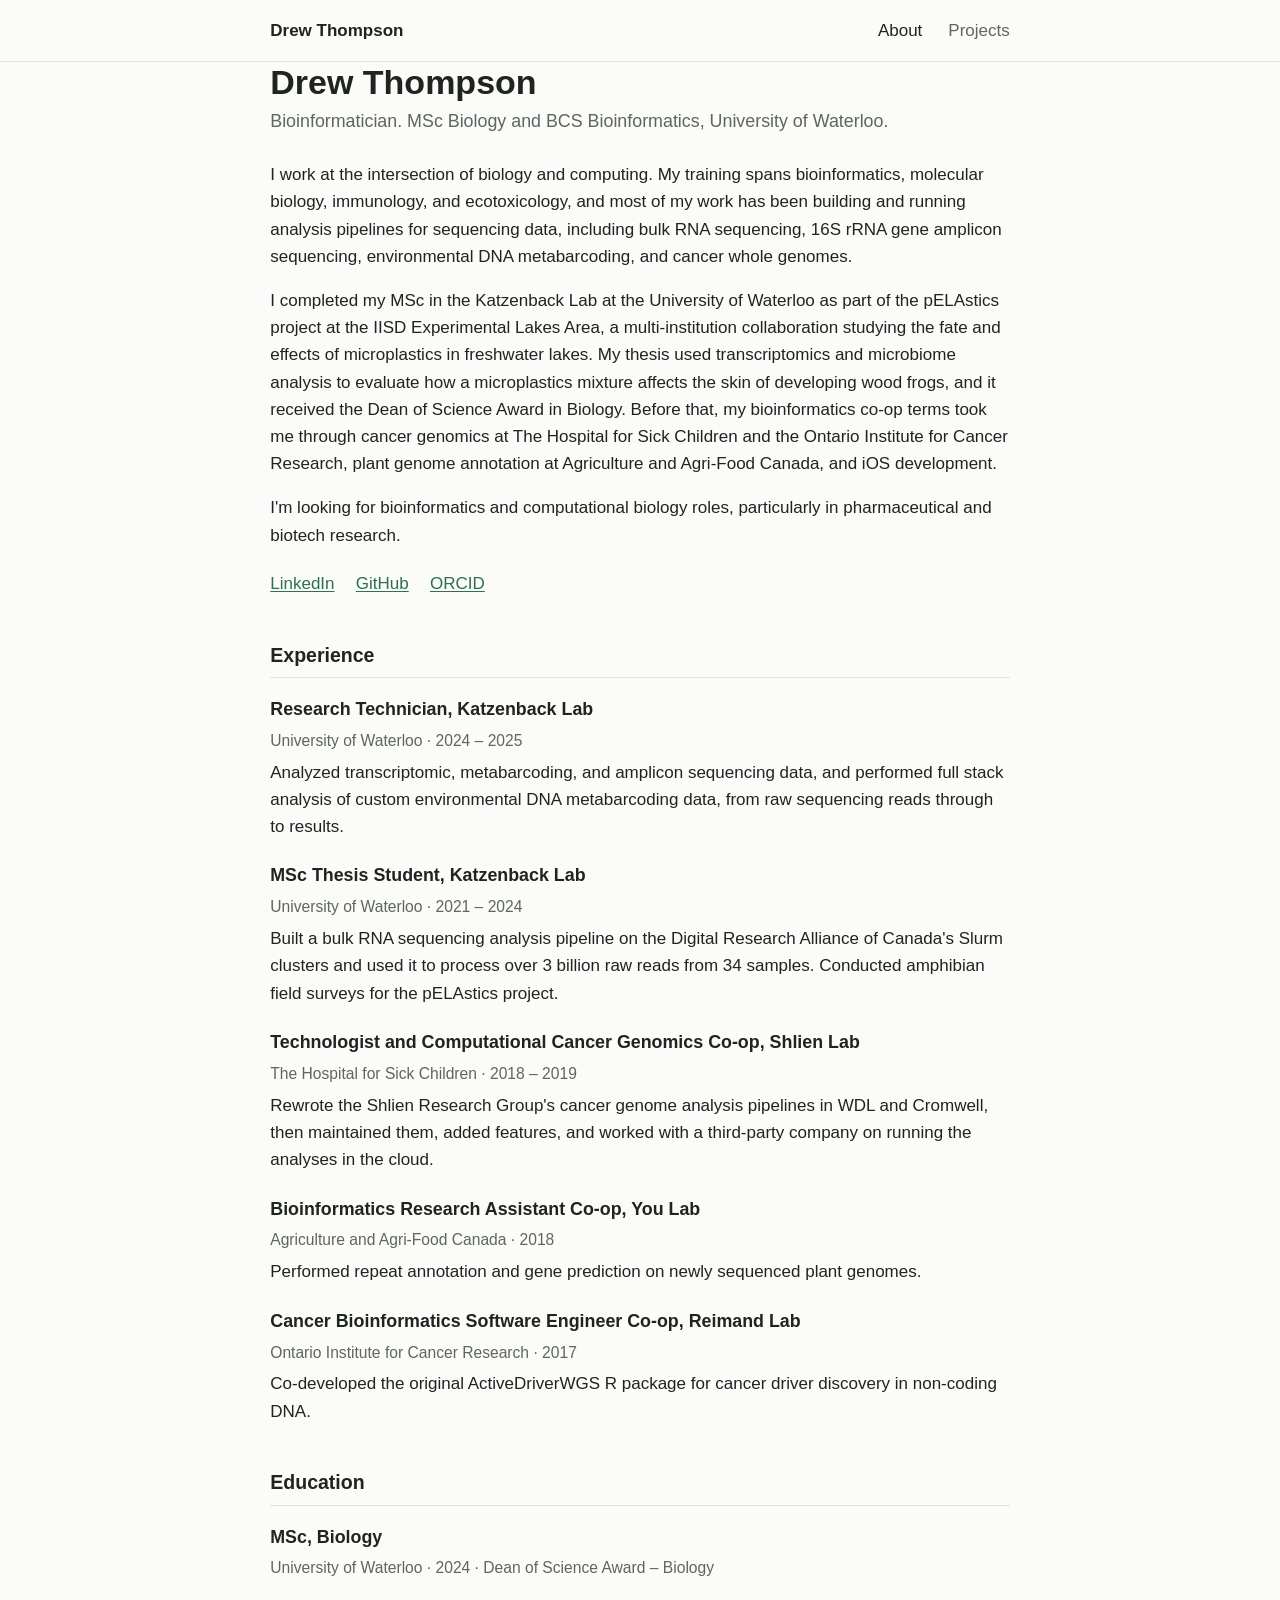
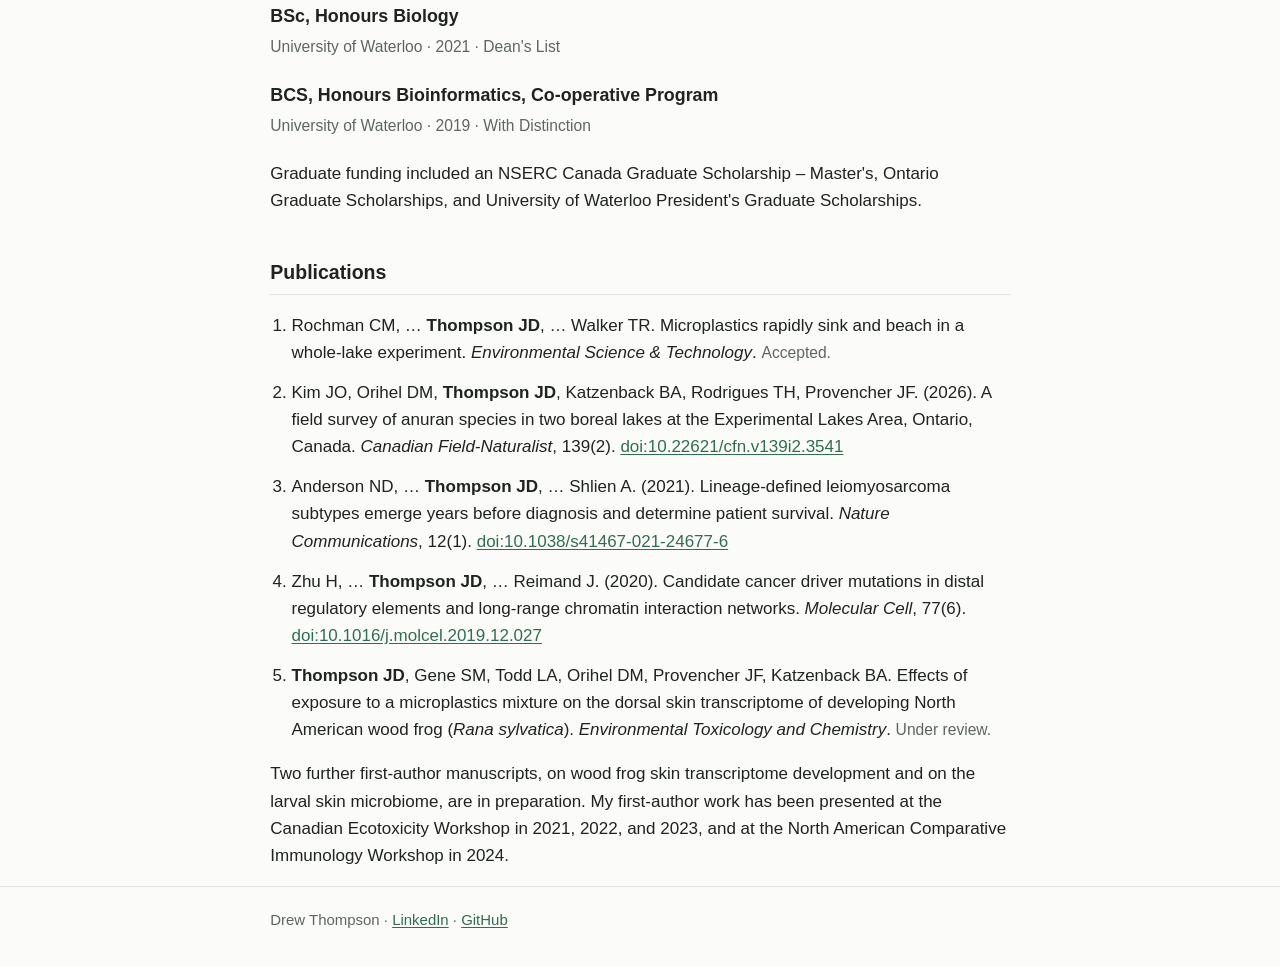
<file: index.html>
<!DOCTYPE html>
<html lang="en">
<head>
  <meta charset="utf-8">
  <meta name="viewport" content="width=device-width, initial-scale=1">
  <title>Drew Thompson | Bioinformatics</title>
  <meta name="description" content="Drew Thompson, bioinformatician with an MSc in Biology and a BCS in Bioinformatics from the University of Waterloo. Transcriptomics, metabarcoding, and cancer genomics.">
  <link rel="canonical" href="https://www.drewthompson.ca/">
  <link rel="stylesheet" href="style.css">
</head>
<body>
  <header class="site">
    <div class="wrap">
      <a class="name" href="/">Drew Thompson</a>
      <nav>
        <a href="/" aria-current="page">About</a>
        <a href="/projects.html">Projects</a>
      </nav>
    </div>
  </header>

  <main class="wrap">
    <h1>Drew Thompson</h1>
    <p class="tagline">Bioinformatician. MSc Biology and BCS Bioinformatics, University of Waterloo.</p>

    <p>I work at the intersection of biology and computing. My training spans bioinformatics, molecular biology, immunology, and ecotoxicology, and most of my work has been building and running analysis pipelines for sequencing data, including bulk RNA sequencing, 16S rRNA gene amplicon sequencing, environmental DNA metabarcoding, and cancer whole genomes.</p>

    <p>I completed my MSc in the Katzenback Lab at the University of Waterloo as part of the pELAstics project at the IISD Experimental Lakes Area, a multi-institution collaboration studying the fate and effects of microplastics in freshwater lakes. My thesis used transcriptomics and microbiome analysis to evaluate how a microplastics mixture affects the skin of developing wood frogs, and it received the Dean of Science Award in Biology. Before that, my bioinformatics co-op terms took me through cancer genomics at The Hospital for Sick Children and the Ontario Institute for Cancer Research, plant genome annotation at Agriculture and Agri-Food Canada, and iOS development.</p>

    <p>I'm looking for bioinformatics and computational biology roles, particularly in pharmaceutical and biotech research.</p>

    <ul class="links">
      <li><a href="https://www.linkedin.com/in/drew-thompson-1470a3294/">LinkedIn</a></li>
      <li><a href="https://github.com/dthom7">GitHub</a></li>
      <li><a href="https://orcid.org/0009-0000-5530-2418">ORCID</a></li>
    </ul>

    <h2>Experience</h2>

    <div class="entry">
      <h3>Research Technician, Katzenback Lab</h3>
      <p class="meta">University of Waterloo &middot; 2024 – 2025</p>
      <p>Analyzed transcriptomic, metabarcoding, and amplicon sequencing data, and performed full stack analysis of custom environmental DNA metabarcoding data, from raw sequencing reads through to results.</p>
    </div>

    <div class="entry">
      <h3>MSc Thesis Student, Katzenback Lab</h3>
      <p class="meta">University of Waterloo &middot; 2021 – 2024</p>
      <p>Built a bulk RNA sequencing analysis pipeline on the Digital Research Alliance of Canada's Slurm clusters and used it to process over 3 billion raw reads from 34 samples. Conducted amphibian field surveys for the pELAstics project.</p>
    </div>

    <div class="entry">
      <h3>Technologist and Computational Cancer Genomics Co-op, Shlien Lab</h3>
      <p class="meta">The Hospital for Sick Children &middot; 2018 – 2019</p>
      <p>Rewrote the Shlien Research Group's cancer genome analysis pipelines in WDL and Cromwell, then maintained them, added features, and worked with a third-party company on running the analyses in the cloud.</p>
    </div>

    <div class="entry">
      <h3>Bioinformatics Research Assistant Co-op, You Lab</h3>
      <p class="meta">Agriculture and Agri-Food Canada &middot; 2018</p>
      <p>Performed repeat annotation and gene prediction on newly sequenced plant genomes.</p>
    </div>

    <div class="entry">
      <h3>Cancer Bioinformatics Software Engineer Co-op, Reimand Lab</h3>
      <p class="meta">Ontario Institute for Cancer Research &middot; 2017</p>
      <p>Co-developed the original ActiveDriverWGS R package for cancer driver discovery in non-coding DNA.</p>
    </div>

    <h2>Education</h2>

    <div class="entry">
      <h3>MSc, Biology</h3>
      <p class="meta">University of Waterloo &middot; 2024 &middot; Dean of Science Award – Biology</p>
    </div>
    <div class="entry">
      <h3>BSc, Honours Biology</h3>
      <p class="meta">University of Waterloo &middot; 2021 &middot; Dean's List</p>
    </div>
    <div class="entry">
      <h3>BCS, Honours Bioinformatics, Co-operative Program</h3>
      <p class="meta">University of Waterloo &middot; 2019 &middot; With Distinction</p>
    </div>

    <p>Graduate funding included an NSERC Canada Graduate Scholarship – Master's, Ontario Graduate Scholarships, and University of Waterloo President's Graduate Scholarships.</p>

    <h2>Publications</h2>

    <ol class="pubs">
      <li>Rochman CM, … <strong>Thompson JD</strong>, … Walker TR. Microplastics rapidly sink and beach in a whole-lake experiment. <em>Environmental Science &amp; Technology</em>. <span class="status">Accepted.</span></li>
      <li>Kim JO, Orihel DM, <strong>Thompson JD</strong>, Katzenback BA, Rodrigues TH, Provencher JF. (2026). A field survey of anuran species in two boreal lakes at the Experimental Lakes Area, Ontario, Canada. <em>Canadian Field-Naturalist</em>, 139(2). <a href="https://doi.org/10.22621/cfn.v139i2.3541">doi:10.22621/cfn.v139i2.3541</a></li>
      <li>Anderson ND, … <strong>Thompson JD</strong>, … Shlien A. (2021). Lineage-defined leiomyosarcoma subtypes emerge years before diagnosis and determine patient survival. <em>Nature Communications</em>, 12(1). <a href="https://doi.org/10.1038/s41467-021-24677-6">doi:10.1038/s41467-021-24677-6</a></li>
      <li>Zhu H, … <strong>Thompson JD</strong>, … Reimand J. (2020). Candidate cancer driver mutations in distal regulatory elements and long-range chromatin interaction networks. <em>Molecular Cell</em>, 77(6). <a href="https://doi.org/10.1016/j.molcel.2019.12.027">doi:10.1016/j.molcel.2019.12.027</a></li>
      <li><strong>Thompson JD</strong>, Gene SM, Todd LA, Orihel DM, Provencher JF, Katzenback BA. Effects of exposure to a microplastics mixture on the dorsal skin transcriptome of developing North American wood frog (<em>Rana sylvatica</em>). <em>Environmental Toxicology and Chemistry</em>. <span class="status">Under review.</span></li>
    </ol>

    <p>Two further first-author manuscripts, on wood frog skin transcriptome development and on the larval skin microbiome, are in preparation. My first-author work has been presented at the Canadian Ecotoxicity Workshop in 2021, 2022, and 2023, and at the North American Comparative Immunology Workshop in 2024.</p>
  </main>

  <footer>
    <div class="wrap">Drew Thompson &middot; <a href="https://www.linkedin.com/in/drew-thompson-1470a3294/">LinkedIn</a> &middot; <a href="https://github.com/dthom7">GitHub</a></div>
  </footer>
</body>
</html>
</file>
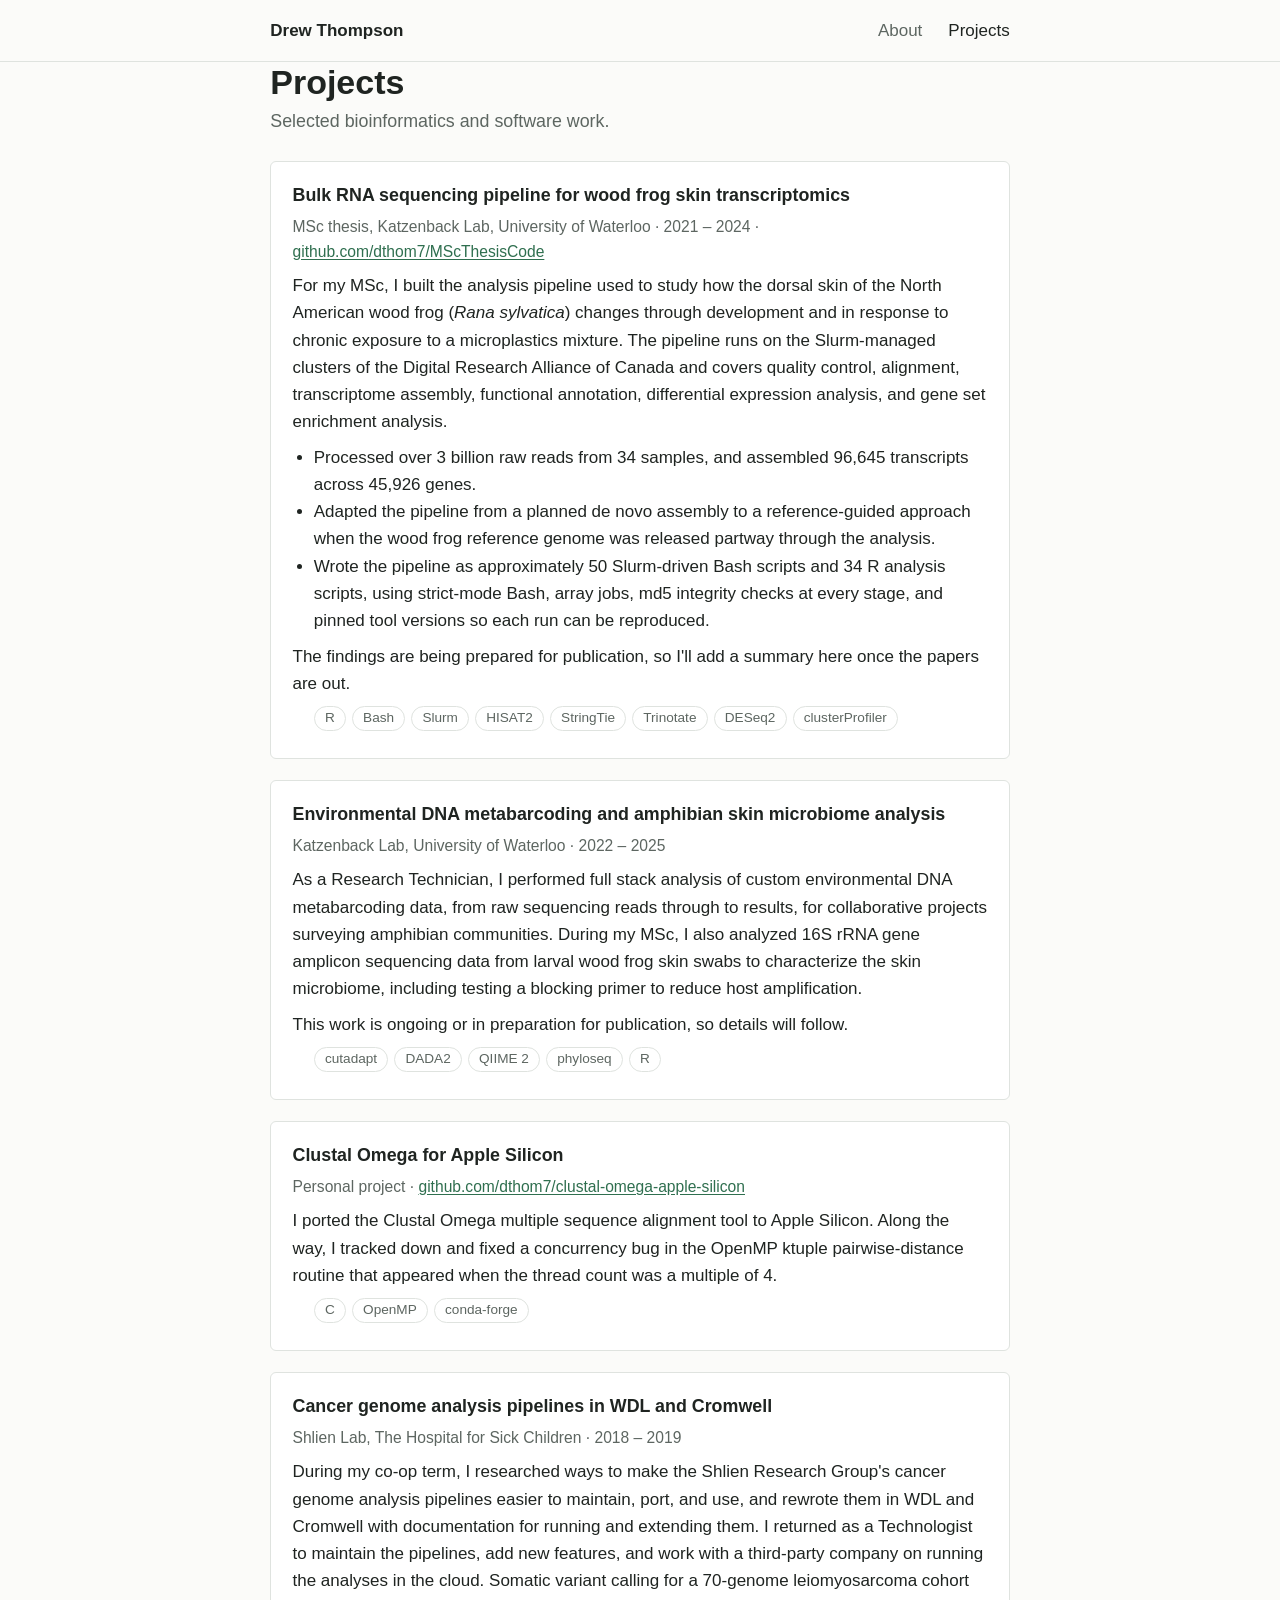
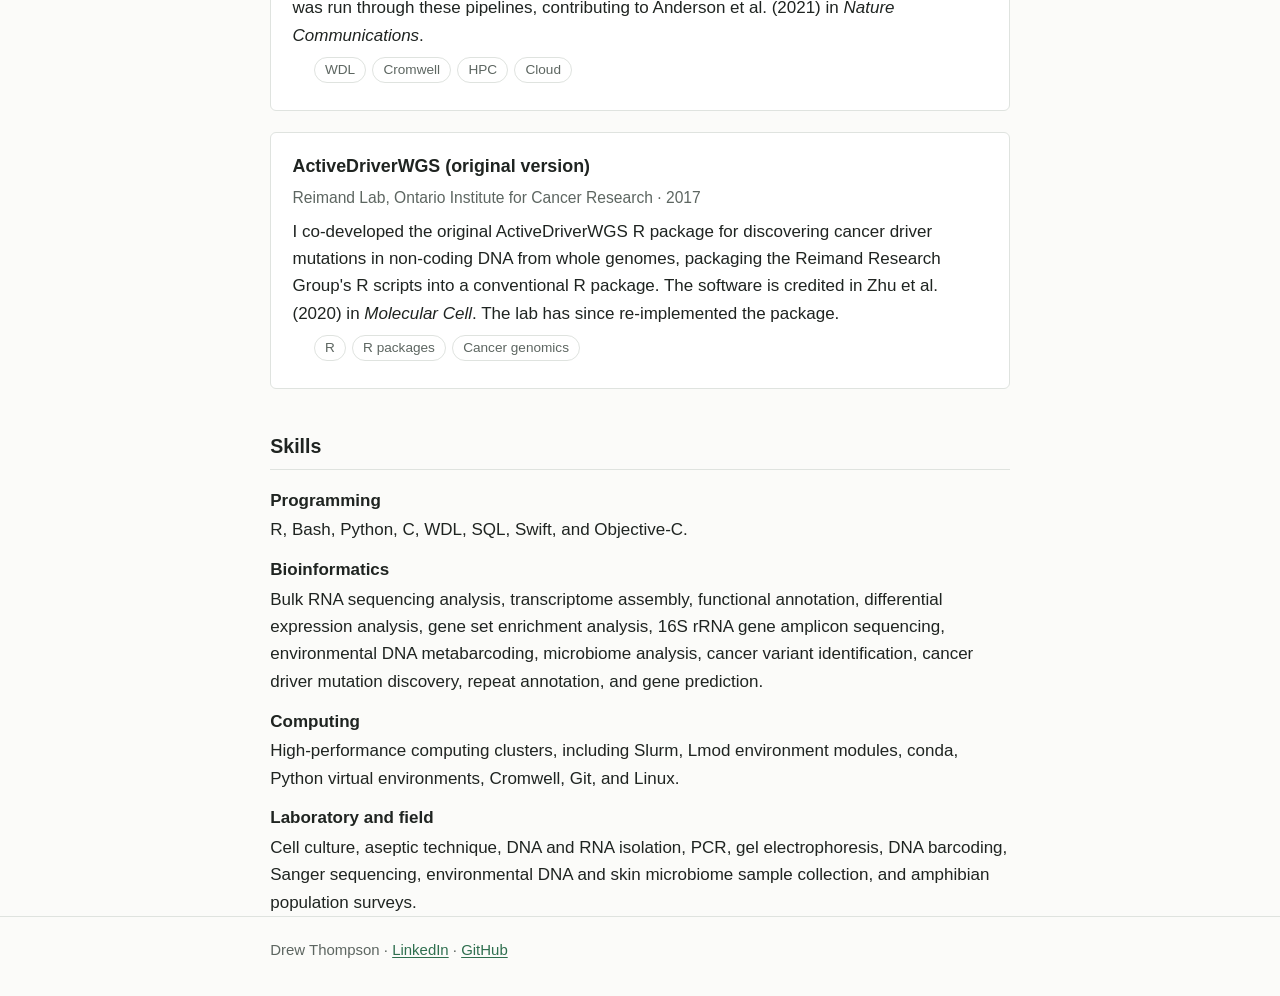
<file: projects.html>
<!DOCTYPE html>
<html lang="en">
<head>
  <meta charset="utf-8">
  <meta name="viewport" content="width=device-width, initial-scale=1">
  <title>Projects | Drew Thompson</title>
  <meta name="description" content="Bioinformatics projects by Drew Thompson: RNA sequencing pipelines, environmental DNA metabarcoding, cancer genome pipelines, and open-source software.">
  <link rel="canonical" href="https://www.drewthompson.ca/projects.html">
  <link rel="stylesheet" href="style.css">
</head>
<body>
  <header class="site">
    <div class="wrap">
      <a class="name" href="/">Drew Thompson</a>
      <nav>
        <a href="/">About</a>
        <a href="/projects.html" aria-current="page">Projects</a>
      </nav>
    </div>
  </header>

  <main class="wrap">
    <h1>Projects</h1>
    <p class="tagline">Selected bioinformatics and software work.</p>

    <article class="project">
      <h3>Bulk RNA sequencing pipeline for wood frog skin transcriptomics</h3>
      <p class="meta">MSc thesis, Katzenback Lab, University of Waterloo &middot; 2021 – 2024 &middot; <a href="https://github.com/dthom7/MScThesisCode">github.com/dthom7/MScThesisCode</a></p>
      <p>For my MSc, I built the analysis pipeline used to study how the dorsal skin of the North American wood frog (<em>Rana sylvatica</em>) changes through development and in response to chronic exposure to a microplastics mixture. The pipeline runs on the Slurm-managed clusters of the Digital Research Alliance of Canada and covers quality control, alignment, transcriptome assembly, functional annotation, differential expression analysis, and gene set enrichment analysis.</p>
      <ul>
        <li>Processed over 3 billion raw reads from 34 samples, and assembled 96,645 transcripts across 45,926 genes.</li>
        <li>Adapted the pipeline from a planned de novo assembly to a reference-guided approach when the wood frog reference genome was released partway through the analysis.</li>
        <li>Wrote the pipeline as approximately 50 Slurm-driven Bash scripts and 34 R analysis scripts, using strict-mode Bash, array jobs, md5 integrity checks at every stage, and pinned tool versions so each run can be reproduced.</li>
      </ul>
      <p>The findings are being prepared for publication, so I'll add a summary here once the papers are out.</p>
      <ul class="tags">
        <li>R</li><li>Bash</li><li>Slurm</li><li>HISAT2</li><li>StringTie</li><li>Trinotate</li><li>DESeq2</li><li>clusterProfiler</li>
      </ul>
    </article>

    <article class="project">
      <h3>Environmental DNA metabarcoding and amphibian skin microbiome analysis</h3>
      <p class="meta">Katzenback Lab, University of Waterloo &middot; 2022 – 2025</p>
      <p>As a Research Technician, I performed full stack analysis of custom environmental DNA metabarcoding data, from raw sequencing reads through to results, for collaborative projects surveying amphibian communities. During my MSc, I also analyzed 16S rRNA gene amplicon sequencing data from larval wood frog skin swabs to characterize the skin microbiome, including testing a blocking primer to reduce host amplification.</p>
      <p>This work is ongoing or in preparation for publication, so details will follow.</p>
      <ul class="tags">
        <li>cutadapt</li><li>DADA2</li><li>QIIME 2</li><li>phyloseq</li><li>R</li>
      </ul>
    </article>

    <article class="project">
      <h3>Clustal Omega for Apple Silicon</h3>
      <p class="meta">Personal project &middot; <a href="https://github.com/dthom7/clustal-omega-apple-silicon">github.com/dthom7/clustal-omega-apple-silicon</a></p>
      <p>I ported the Clustal Omega multiple sequence alignment tool to Apple Silicon. Along the way, I tracked down and fixed a concurrency bug in the OpenMP ktuple pairwise-distance routine that appeared when the thread count was a multiple of 4.</p>
      <ul class="tags">
        <li>C</li><li>OpenMP</li><li>conda-forge</li>
      </ul>
    </article>

    <article class="project">
      <h3>Cancer genome analysis pipelines in WDL and Cromwell</h3>
      <p class="meta">Shlien Lab, The Hospital for Sick Children &middot; 2018 – 2019</p>
      <p>During my co-op term, I researched ways to make the Shlien Research Group's cancer genome analysis pipelines easier to maintain, port, and use, and rewrote them in WDL and Cromwell with documentation for running and extending them. I returned as a Technologist to maintain the pipelines, add new features, and work with a third-party company on running the analyses in the cloud. Somatic variant calling for a 70-genome leiomyosarcoma cohort was run through these pipelines, contributing to Anderson et al. (2021) in <em>Nature Communications</em>.</p>
      <ul class="tags">
        <li>WDL</li><li>Cromwell</li><li>HPC</li><li>Cloud</li>
      </ul>
    </article>

    <article class="project">
      <h3>ActiveDriverWGS (original version)</h3>
      <p class="meta">Reimand Lab, Ontario Institute for Cancer Research &middot; 2017</p>
      <p>I co-developed the original ActiveDriverWGS R package for discovering cancer driver mutations in non-coding DNA from whole genomes, packaging the Reimand Research Group's R scripts into a conventional R package. The software is credited in Zhu et al. (2020) in <em>Molecular Cell</em>. The lab has since re-implemented the package.</p>
      <ul class="tags">
        <li>R</li><li>R packages</li><li>Cancer genomics</li>
      </ul>
    </article>

    <h2>Skills</h2>
    <dl class="skills">
      <dt>Programming</dt>
      <dd>R, Bash, Python, C, WDL, SQL, Swift, and Objective-C.</dd>
      <dt>Bioinformatics</dt>
      <dd>Bulk RNA sequencing analysis, transcriptome assembly, functional annotation, differential expression analysis, gene set enrichment analysis, 16S rRNA gene amplicon sequencing, environmental DNA metabarcoding, microbiome analysis, cancer variant identification, cancer driver mutation discovery, repeat annotation, and gene prediction.</dd>
      <dt>Computing</dt>
      <dd>High-performance computing clusters, including Slurm, Lmod environment modules, conda, Python virtual environments, Cromwell, Git, and Linux.</dd>
      <dt>Laboratory and field</dt>
      <dd>Cell culture, aseptic technique, DNA and RNA isolation, PCR, gel electrophoresis, DNA barcoding, Sanger sequencing, environmental DNA and skin microbiome sample collection, and amphibian population surveys.</dd>
    </dl>
  </main>

  <footer>
    <div class="wrap">Drew Thompson &middot; <a href="https://www.linkedin.com/in/drew-thompson-1470a3294/">LinkedIn</a> &middot; <a href="https://github.com/dthom7">GitHub</a></div>
  </footer>
</body>
</html>
</file>
<file: style.css>
:root {
  --bg: #fbfbf9;
  --fg: #1f2421;
  --muted: #5d6661;
  --rule: #dfe3df;
  --accent: #2f6f4f;
  --card: #ffffff;
  --max: 46rem;
}

@media (prefers-color-scheme: dark) {
  :root {
    --bg: #141816;
    --fg: #e4e8e5;
    --muted: #9aa49e;
    --rule: #2b322e;
    --accent: #7cc39c;
    --card: #1a1f1c;
  }
}

* { box-sizing: border-box; }

html { font-size: 17px; }

body {
  margin: 0;
  background: var(--bg);
  color: var(--fg);
  font-family: -apple-system, BlinkMacSystemFont, "Segoe UI", Roboto, "Helvetica Neue", Arial, sans-serif;
  line-height: 1.6;
}

a { color: var(--accent); text-underline-offset: 2px; }
a:hover { text-decoration-thickness: 2px; }

.wrap {
  max-width: var(--max);
  margin: 0 auto;
  padding: 0 1.25rem;
}

header.site {
  border-bottom: 1px solid var(--rule);
  padding: 1rem 0;
}

header.site .wrap {
  display: flex;
  justify-content: space-between;
  align-items: baseline;
  flex-wrap: wrap;
  gap: 0.5rem;
}

header.site .name {
  font-weight: 600;
  color: var(--fg);
  text-decoration: none;
}

nav a {
  margin-left: 1.25rem;
  color: var(--muted);
  text-decoration: none;
}

nav a:first-child { margin-left: 0; }
nav a[aria-current="page"], nav a:hover { color: var(--fg); }

main { padding: 2.5rem 0 3rem; }

h1 { font-size: 2rem; line-height: 1.2; margin: 0 0 0.25rem; }
h2 {
  font-size: 1.15rem;
  margin: 2.5rem 0 1rem;
  padding-bottom: 0.35rem;
  border-bottom: 1px solid var(--rule);
}
h3 { font-size: 1.05rem; margin: 0 0 0.25rem; }

.tagline { color: var(--muted); margin: 0 0 1.5rem; font-size: 1.05rem; }

.links {
  display: flex;
  flex-wrap: wrap;
  gap: 0.5rem 1.25rem;
  padding: 0;
  margin: 1.25rem 0 0;
  list-style: none;
}

.entry { margin-bottom: 1.25rem; }
.entry .meta { color: var(--muted); font-size: 0.92rem; margin: 0 0 0.35rem; }
.entry p { margin: 0.35rem 0; }

ol.pubs { padding-left: 1.25rem; }
ol.pubs li { margin-bottom: 0.75rem; }
.pubs .status { color: var(--muted); font-size: 0.92rem; }

.project {
  background: var(--card);
  border: 1px solid var(--rule);
  border-radius: 6px;
  padding: 1.1rem 1.25rem;
  margin-bottom: 1.25rem;
}

.project .meta { color: var(--muted); font-size: 0.92rem; margin: 0 0 0.5rem; }
.project p { margin: 0.5rem 0; }
.project ul { margin: 0.5rem 0; padding-left: 1.25rem; }

.tags { display: flex; flex-wrap: wrap; gap: 0.35rem; margin-top: 0.75rem; padding: 0; list-style: none; }
.tags li {
  font-size: 0.8rem;
  color: var(--muted);
  border: 1px solid var(--rule);
  border-radius: 999px;
  padding: 0.05rem 0.6rem;
}

dl.skills { margin: 0; }
dl.skills dt { font-weight: 600; margin-top: 0.75rem; }
dl.skills dd { margin: 0.15rem 0 0; }

footer {
  border-top: 1px solid var(--rule);
  color: var(--muted);
  font-size: 0.88rem;
  padding: 1.25rem 0 2rem;
}
</file>
